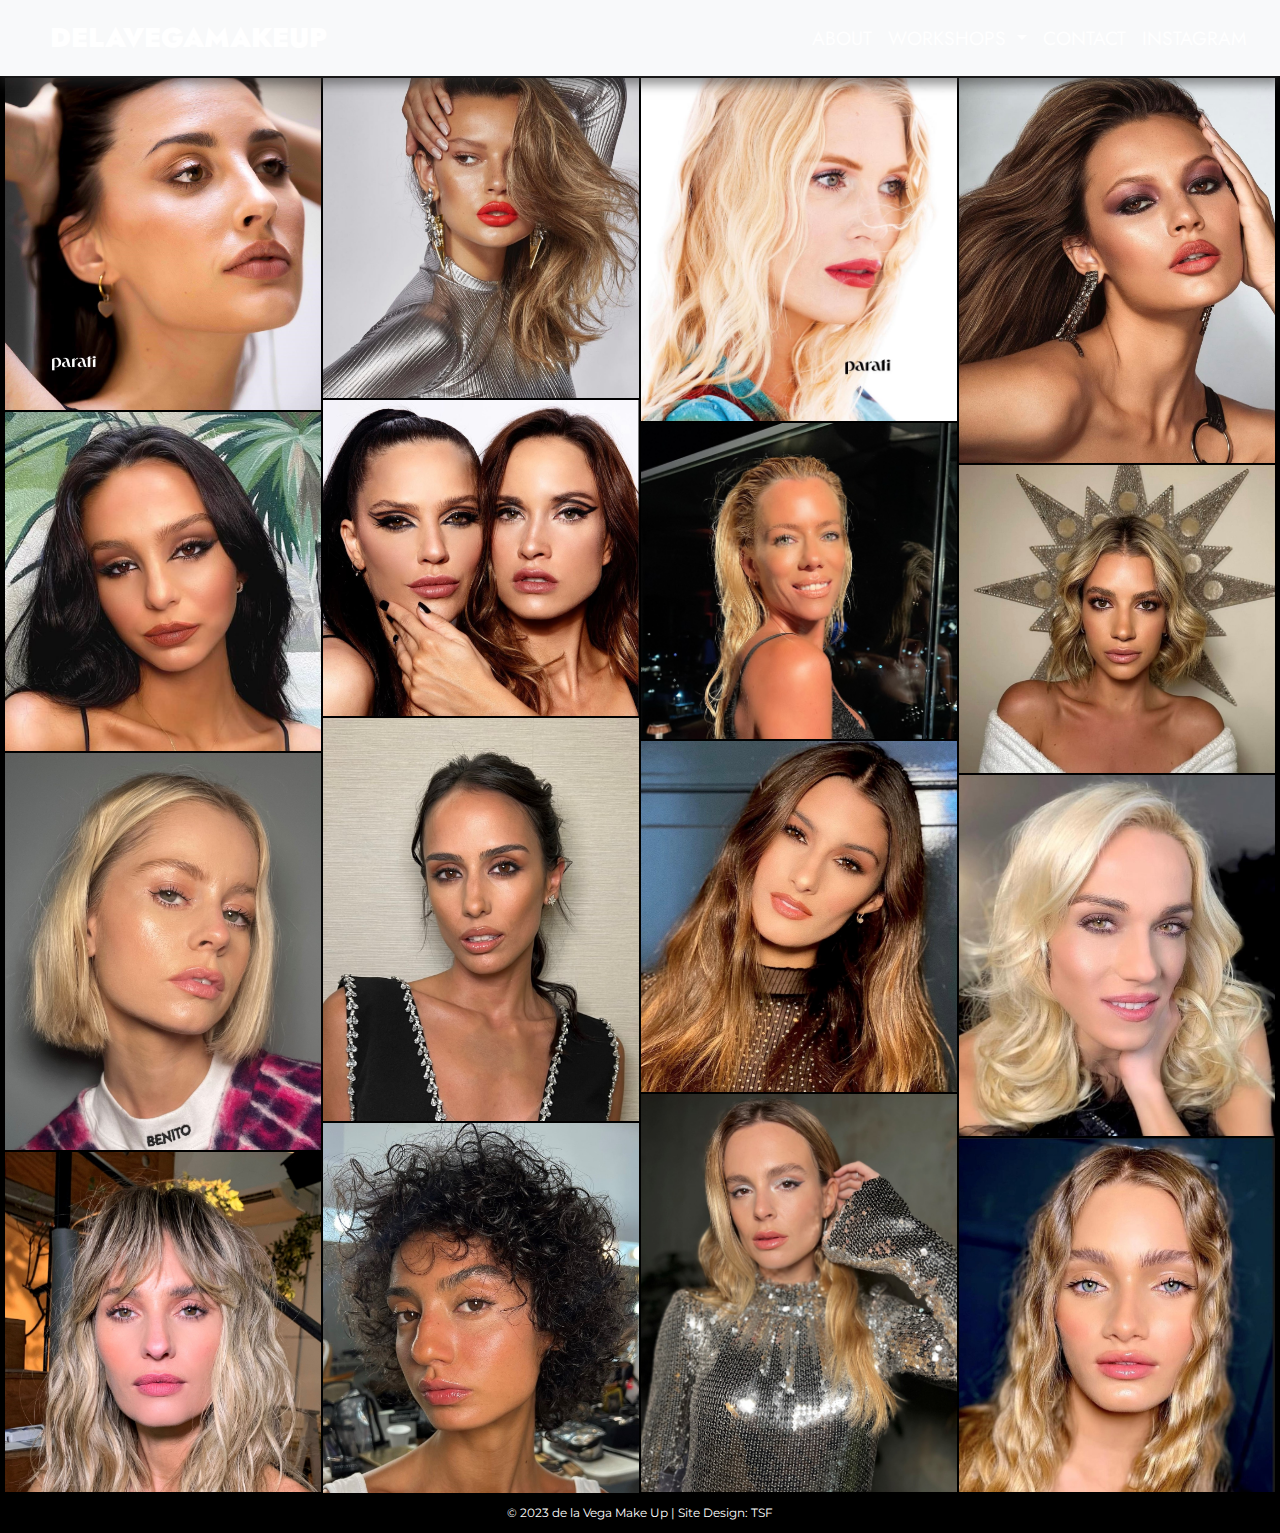
<file: index.html>
<!DOCTYPE html>
<html lang="en">
<head>
    <meta charset="UTF-8">
    <meta http-equiv="X-UA-Compatible" content="IE=edge">
    <meta name="viewport" content="width=device-width, initial-scale=1.0">
    <title> DELAVEGA MAKEUP</title>
    <link rel="stylesheet" href="https://cdn.jsdelivr.net/npm/bootstrap@5.1.3/dist/css/bootstrap.min.css">
    <link rel="stylesheet" href="style.css">
    <link rel="preconnect" href="https://fonts.googleapis.com">
    <link rel="preconnect" href="https://fonts.gstatic.com" crossorigin>
    <link href="https://fonts.googleapis.com/css2?family=Jost:wght@300&family=Mukta&display=swap" rel="stylesheet">
    <link rel="preconnect" href="https://fonts.googleapis.com">
    <link rel="preconnect" href="https://fonts.gstatic.com" crossorigin>
    <link href="https://fonts.googleapis.com/css2?family=Montserrat&display=swap" rel="stylesheet">
</head>
<body>
    <header z index 1>
      <nav class="navbar navbar-expand-lg bg-body-tertiary" id="navegador">
        <div class="container-fluid">
          <a class="navbar-brand" href="./index.html" aria-current="page">DELAVEGAMAKEUP</a>
          <button class="navbar-toggler" type="button" data-bs-toggle="collapse" data-bs-target="#navbarNavDropdown" aria-controls="navbarNavDropdown" aria-expanded="false" aria-label="Toggle navigation">
            <span class="navbar-toggler-icon"> <img src="Fotos Pagina\togglehamb.png" alt="" class="icono"></span>
          </button>
          <div class="collapse navbar-collapse" id="navbarNavDropdown">
            <ul class="navbar-nav" id="lista">
              <li class="nav-item">
                <a class="nav-link" href="./about.html">ABOUT</a>
              </li>
              <li class="nav-item dropdown">
                <a class="nav-link dropdown-toggle" href="#" role="button" data-bs-toggle="dropdown" aria-expanded="false">
                  WORKSHOPS
                </a>
                <ul class="dropdown-menu">
                  <li><a class="dropdown-item" href="./workshops.html">AUTOMAKEUP</a></li>
                  <li><a class="dropdown-item" href="./workshops.html">ONE TO ONE</a></li>
                  <li><a class="dropdown-item" href="./workshops.html">BRIDES</a></li>
                </ul>
              </li>
              <!-- <li class="nav-item dropdown">
                <a class="nav-link dropdown-toggle" href="#" role="button" data-bs-toggle="dropdown" aria-expanded="false">
                  SERVICES
                </a>
                <ul class="dropdown-menu">
                  <li><a class="dropdown-item" href="./services.html#social">SOCIAL</a></li>
                  <li><a class="dropdown-item" href="./services.html#brides">BRIDES</a></li>
                  <li><a class="dropdown-item" href="./services.html#xv">XV</a></li>
                </ul>
              </li> -->
              <li class="nav-item">
                <a class="nav-link" href="./contact.html">CONTACT</a>
              </li>
              <li class="nav-item">
                <a class="nav-link" href="https://www.instagram.com/delavegamakeup/" target="_blank">INSTAGRAM</a>
              </li>
            </ul>
          </div>
        </div>
      </nav>
    </header>

    <main>
        <div class="row">
          <div class="column">
            <img src="Fotos Pagina\IMG_6183.JPG" alt="">
            <img src="Fotos Pagina\Screenshot 2023-05-08 082836.png" alt="">
            <img src="Fotos Pagina\IMG_7069.jpeg" alt="">
            <img src="Fotos Pagina\IMG_0658_Facetune_14-07-2021-14-19-52.jpg" alt="">
          </div>
          <div class="column">
            <img src="Fotos Pagina\IMG-9374.jpg" alt="">
            <img src="Fotos Pagina\IMG-9366.jpg" alt="">
            <img src="Fotos Pagina\IMG_8519.JPEG" alt="">
            <img src="Fotos Pagina\rul.jpeg" alt="">
          </div>
          <div class="column">
            <img src="Fotos Pagina\6931217B-E216-4363-9AA8-34CDEB23A315.jpg" alt="">
            <img src="Fotos Pagina\IMG_9161.jpeg" alt="">
            <img src="Fotos Pagina\IMG-9372.jpg" alt="">    
            <img src="Fotos Pagina\chul(2).jpeg" alt="">  
          </div>
          <div class="column">
            <img src="Fotos Pagina\IMG-9373.jpg" alt="">
            <img src="Fotos Pagina\IMG-9361.jpg" alt="">
            <img src="Fotos Pagina\IMG-9362.jpg" alt="">
            <img src="Fotos Pagina\IMG-9367.jpg" alt="">
          </div>
        </div>
    </main>

    <footer>
      <div class="foot">
          <h6>© 2023 de la Vega Make Up | Site Design: TSF</h6>
      </div>
    </footer>
    
    <script src="https://cdn.jsdelivr.net/npm/bootstrap@5.1.3/dist/js/bootstrap.min.js"></script>

</body>
</html>
</file>
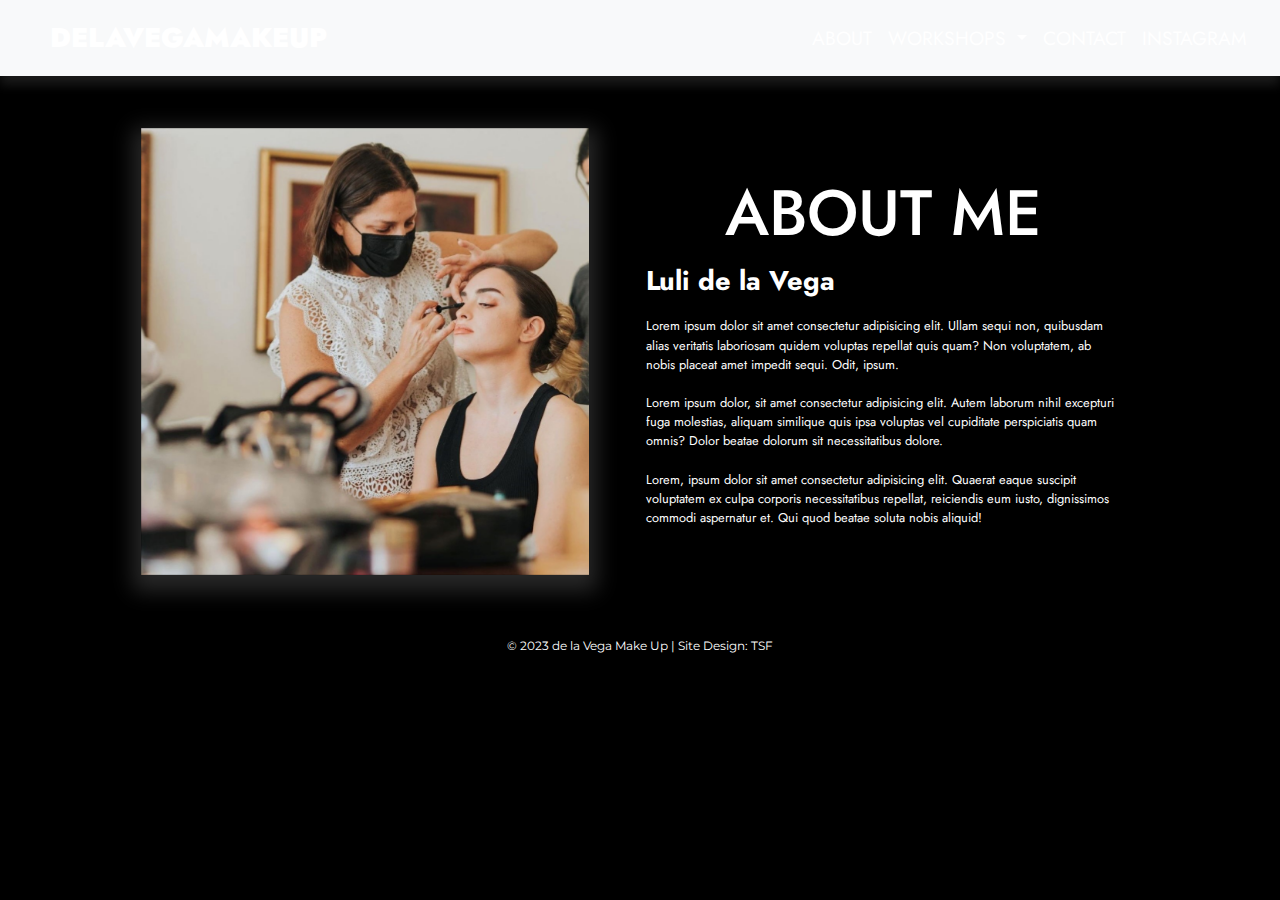
<file: about.html>
<!DOCTYPE html>
<html lang="en">
<head>
    <meta charset="UTF-8">
    <meta http-equiv="X-UA-Compatible" content="IE=edge">
    <meta name="viewport" content="width=device-width, initial-scale=1.0">
    <link rel="stylesheet" href="https://cdn.jsdelivr.net/npm/bootstrap@5.1.3/dist/css/bootstrap.min.css">
    <link rel="stylesheet" href="style.css">
    <title>DELAVEGA MAKEUP - ABOUT</title>
    <link rel="preconnect" href="https://fonts.googleapis.com">
    <link rel="preconnect" href="https://fonts.gstatic.com" crossorigin>
    <link href="https://fonts.googleapis.com/css2?family=Jost:wght@300&family=Mukta&display=swap" rel="stylesheet">
    <link rel="preconnect" href="https://fonts.gstatic.com" crossorigin>
    <link href="https://fonts.googleapis.com/css2?family=Montserrat&display=swap" rel="stylesheet">
</head>

<body>
    <header>
      <nav class="navbar navbar-expand-lg bg-body-tertiary" id="navegador">
        <div class="container-fluid">
          <a class="navbar-brand" href="./index.html">DELAVEGAMAKEUP</a>
          <button class="navbar-toggler" type="button" data-bs-toggle="collapse" data-bs-target="#navbarNavDropdown" aria-controls="navbarNavDropdown" aria-expanded="false" aria-label="Toggle navigation">
            <span class="navbar-toggler-icon"> <img src="Fotos Pagina\togglehamb.png" alt="" class="icono"></span>
          </button>
          <div class="collapse navbar-collapse" id="navbarNavDropdown">
            <ul class="navbar-nav" id="lista">
              <li class="nav-item">
                <a class="nav-link" href="./about.html" aria-current="page">ABOUT</a>
              </li>
              <li class="nav-item dropdown">
                <a class="nav-link dropdown-toggle" href="#" role="button" data-bs-toggle="dropdown" aria-expanded="false">
                  WORKSHOPS
                </a>
                <ul class="dropdown-menu">
                  <li><a class="dropdown-item" href="./workshops.html">AUTOMAKEUP</a></li>
                  <li><a class="dropdown-item" href="./workshops.html">ONE TO ONE</a></li>
                  <li><a class="dropdown-item" href="./workshops.html">BRIDES</a></li>
                </ul>
              </li>
              <!-- <li class="nav-item dropdown">
                <a class="nav-link dropdown-toggle" href="#" role="button" data-bs-toggle="dropdown" aria-expanded="false">
                  SERVICES
                </a>
                <ul class="dropdown-menu">
                  <li><a class="dropdown-item" href="./services.html#social">SOCIAL</a></li>
                  <li><a class="dropdown-item" href="./services.html#brides">BRIDES</a></li>
                  <li><a class="dropdown-item" href="./services.html#xv">XV</a></li>
                </ul>
              </li> -->
              <li class="nav-item">
                <a class="nav-link" href="./contact.html">CONTACT</a>
              </li>
              <li class="nav-item">
                <a class="nav-link" href="https://www.instagram.com/delavegamakeup/" target="_blank">INSTAGRAM</a>
              </li>
            </ul>
          </div>
        </div>
      </nav>
    </header>
    <main>
      <div id="contain">
        <div id="carousel" class="carousel slide" data-bs-ride="carousel">
          <div class="carousel-inner">
            <div class="carousel-item active">
              <img src="Fotos Pagina\IMG_0979.JPEG" class="d-block w-100" alt="">
            </div>
            <div class="carousel-item">
              <img src="Fotos Pagina\IMG_0981.JPEG" class="d-block w-100" alt="">
            </div>
            <div class="carousel-item">
              <img src="Fotos Pagina\IMG_0982.JPEG" class="d-block w-100" alt="">
            </div>
            <div class="carousel-item">
              <img src="Fotos Pagina\IMG_0984.JPEG" class="d-block w-100" alt="">
            </div>
            <div class="carousel-item">
              <img src="Fotos Pagina\IMG_0081.jpeg" class="d-block w-100" alt="">
            </div>
          </div>
          <button class="carousel-control-prev" type="button" data-bs-target="#carouselExampleAutoplaying" data-bs-slide="prev">
            <span class="carousel-control-prev-icon" aria-hidden="true"></span>
            <span class="visually-hidden">Previous</span>
          </button>
          <button class="carousel-control-next" type="button" data-bs-target="#carouselExampleAutoplaying" data-bs-slide="next">
            <span class="carousel-control-next-icon" aria-hidden="true"></span>
            <span class="visually-hidden">Next</span>
          </button>
        </div>

        <div class="cardintro">
          <h2 class="text-center" id="abM">ABOUT ME</h2>
          <div class="card-body" id="abBody">
            <h5 class="titulo">Luli de la Vega</h5>
            <p class="card-text">Lorem ipsum dolor sit amet consectetur adipisicing elit. Ullam sequi non, quibusdam alias veritatis laboriosam quidem voluptas repellat quis quam? Non voluptatem, ab nobis placeat amet impedit sequi. Odit, ipsum.</p>
            <p class="card-text">Lorem ipsum dolor, sit amet consectetur adipisicing elit. Autem laborum nihil excepturi fuga molestias, aliquam similique quis ipsa voluptas vel cupiditate perspiciatis quam omnis? Dolor beatae dolorum sit necessitatibus dolore.</p>
            <p class="card-text" id="p2"> Lorem, ipsum dolor sit amet consectetur adipisicing elit. Quaerat eaque suscipit voluptatem ex culpa corporis necessitatibus repellat, reiciendis eum iusto, dignissimos commodi aspernatur et. Qui quod beatae soluta nobis aliquid!</p>
          </div>
        </div>
      </div>
        
    </main>

    <footer>
      <div class="foot">
          <h6>© 2023 de la Vega Make Up | Site Design: TSF</h6>
      </div>
    </footer>
    <script src="https://cdn.jsdelivr.net/npm/bootstrap@5.1.3/dist/js/bootstrap.min.js"></script>
</body>
</html>
</file>
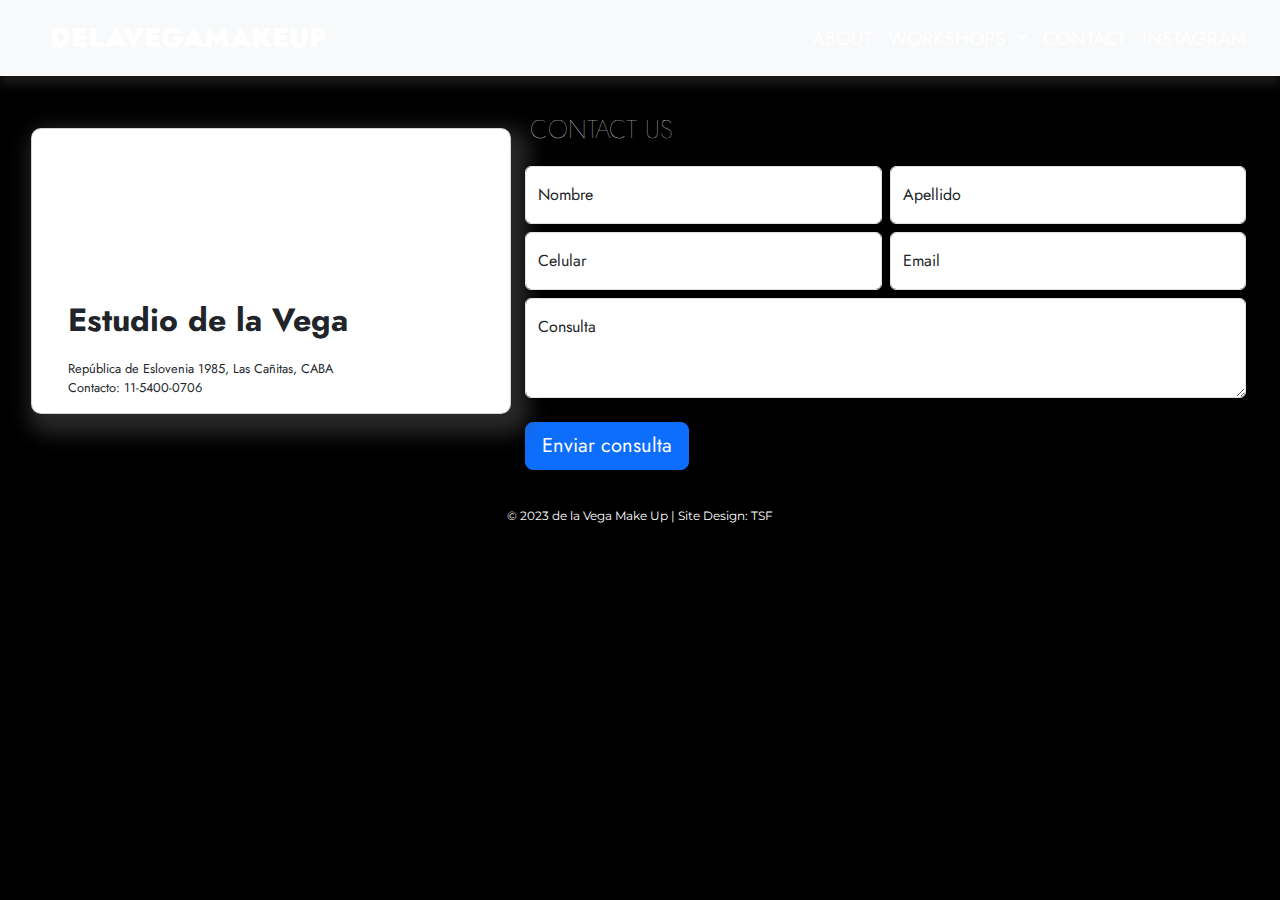
<file: contact.html>
<!DOCTYPE html>
<html lang="en">
<head>
    <meta charset="UTF-8">
    <meta http-equiv="X-UA-Compatible" content="IE=edge">
    <meta name="viewport" content="width=device-width, initial-scale=1.0">
    <link rel="stylesheet" href="https://cdn.jsdelivr.net/npm/bootstrap@5.1.3/dist/css/bootstrap.min.css">
    <link rel="stylesheet" href="style.css">
    <title>DELAVEGA MAKEUP - CONTACT</title>
    <link rel="preconnect" href="https://fonts.googleapis.com">
    <link rel="preconnect" href="https://fonts.gstatic.com" crossorigin>
    <link href="https://fonts.googleapis.com/css2?family=Jost:wght@300&family=Mukta&display=swap" rel="stylesheet">
    <link rel="preconnect" href="https://fonts.gstatic.com" crossorigin>
    <link href="https://fonts.googleapis.com/css2?family=Montserrat&display=swap" rel="stylesheet">
</head>

<body>
  <header>
    <nav class="navbar navbar-expand-lg bg-body-tertiary" id="navegador">
      <div class="container-fluid">
        <a class="navbar-brand" href="./index.html">DELAVEGAMAKEUP</a>
        <button class="navbar-toggler" type="button" data-bs-toggle="collapse" data-bs-target="#navbarNavDropdown" aria-controls="navbarNavDropdown" aria-expanded="false" aria-label="Toggle navigation">
          <span class="navbar-toggler-icon"> <img src="Fotos Pagina\togglehamb.png" alt="" class="icono"></span>
        </button>
        <div class="collapse navbar-collapse" id="navbarNavDropdown">
          <ul class="navbar-nav" id="lista">
            <li class="nav-item">
              <a class="nav-link" href="./about.html">ABOUT</a>
            </li>
            <!-- <li class="nav-item">
              <a class="nav-link" href="#">WORKS</a>
            </li>
            <li class="nav-item">
              <a class="nav-link" href="#">TEAM</a>
            </li> -->
            <li class="nav-item dropdown">
              <a class="nav-link dropdown-toggle" href="#" role="button" data-bs-toggle="dropdown" aria-expanded="false">
                WORKSHOPS
              </a>
              <ul class="dropdown-menu">
                <li><a class="dropdown-item" href="./workshops.html">AUTOMAKEUP</a></li>
                <li><a class="dropdown-item" href="./workshops.html">ONE TO ONE</a></li>
                <li><a class="dropdown-item" href="./workshops.html">BRIDES</a></li>
              </ul>
            </li>
            <!-- <li class="nav-item dropdown">
              <a class="nav-link dropdown-toggle" href="#" role="button" data-bs-toggle="dropdown" aria-expanded="false">
                SERVICES
              </a>
              <ul class="dropdown-menu">
                <li><a class="dropdown-item" href="./services.html#social">SOCIAL</a></li>
                <li><a class="dropdown-item" href="./services.html#brides">BRIDES</a></li>
                <li><a class="dropdown-item" href="./services.html#xv">XV</a></li>
              </ul>
            </li> -->
            <li class="nav-item">
              <a class="nav-link" href="./contact.html" aria-current="page">CONTACT</a>
            </li>
            <li class="nav-item">
              <a class="nav-link" href="https://www.instagram.com/delavegamakeup/" target="_blank">INSTAGRAM</a>
            </li>
          </ul>
        </div>
      </div>
    </nav>
  </header>

  <main>
    <div class="cajaGrande">
      <div class="column1">
        <div class="card" id="cardContact">
          <iframe src="https://www.google.com/maps/embed?pb=!1m18!1m12!1m3!1d3285.317316666086!2d-58.43743712540718!3d-34.570836655760395!2m3!1f0!2f0!3f0!3m2!1i1024!2i768!4f13.1!3m3!1m2!1s0x95bcb5be7bcfef3b%3A0xbabf52bb3871f974!2sRep%C3%BAblica%20de%20Eslovenia%201985%2C%20C1426CZG%20CABA!5e0!3m2!1ses!2sar!4v1685969289503!5m2!1ses!2sar" style="border:0;" allowfullscreen="" loading="lazy" referrerpolicy="no-referrer-when-downgrade"></iframe>
          <div class="card-body" id="cardBodyContact">
            <h5 class="card-title" id="cardTitleContact">Estudio de la Vega</h5>
            <p class="card-text" id="cardTextContact">República de Eslovenia 1985, Las Cañitas, CABA <br> Contacto: 11-5400-0706
            </p>
          </div>
        </div>
      </div>
      <div class="column2">
        <h5 class="contact">CONTACT US</h5>
        <form class="formulario" target="_blank" action="https://formsubmit.co/tsilvafelgueras@itba.edu.ar" method="POST">
          <div class="form-group">
            <div class="row g-2">
              <div class="col-md">
                <div class="form-floating">
                  <input type="text" class="form-control" id="name" placeholder="Nombre" autocomplete="additional-name" required>
                  <label for="name">Nombre</label>
                </div>
              </div>
              <div class="col-md">
                <div class="form-floating">
                  <input type="text" class="form-control" id="lastname" placeholder="Apellido" required>
                  <label for="lastname">Apellido</label>
                </div>
              </div>
            </div>
            <div class="row g-2">
              <div class="col-md">
                <div class="form-floating">
                  <input type="number" class="form-control" id="cellphone" placeholder="Celular" required>
                  <label for="cellphone">Celular</label>
                </div>
              </div>
              <div class="col-md">
                <div class="form-floating">
                  <input type="email" class="form-control" id="mail" placeholder="name@example.com" required>
                  <label for="mail">Email</label>
                </div>
              </div>
            </div>
            <div class="row g-2">
              <div class="col-md">
                <div class="form-floating">
                  <textarea name="message" class="form-control" placeholder="Leave a comment here" id="consultbox" style="height: 100px" required></textarea>
                  <label for="consultbox">Consulta</label>
                </div>
              </div>
            </div>
            <div class="row g-2">
              <div class="col-12">
                <button type="submit" class="btn btn-primary btn-lg" id="enviarDatos">Enviar consulta</button>
              </div>
            </div>
          </div>
        </form>
      </div>
    </div>    
  </main>

    <footer>
        <div class="foot">
            <h6>© 2023 de la Vega Make Up | Site Design: TSF</h6>
        </div>
    </footer>
    <script src="https://cdn.jsdelivr.net/npm/bootstrap@5.1.3/dist/js/bootstrap.min.js"></script>
    <script src="./script.js"></script>
</body>
</html>
</file>
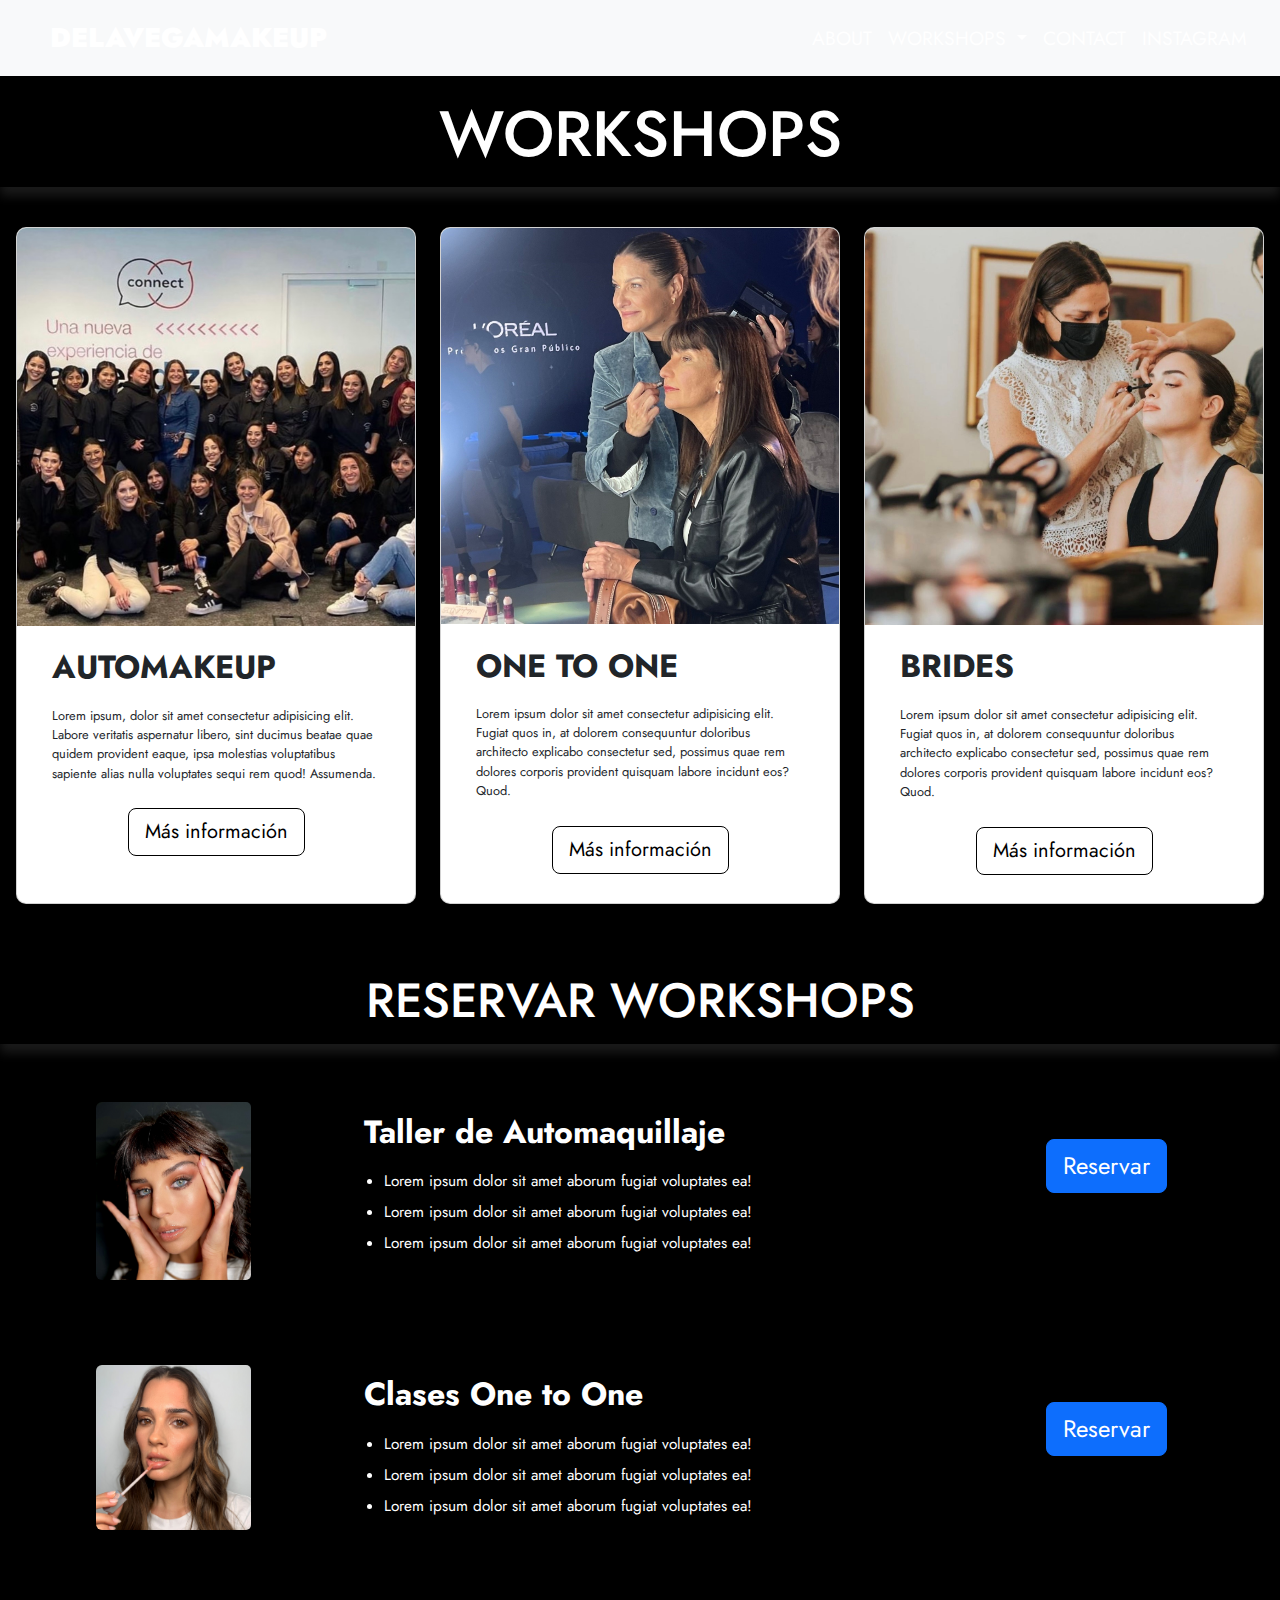
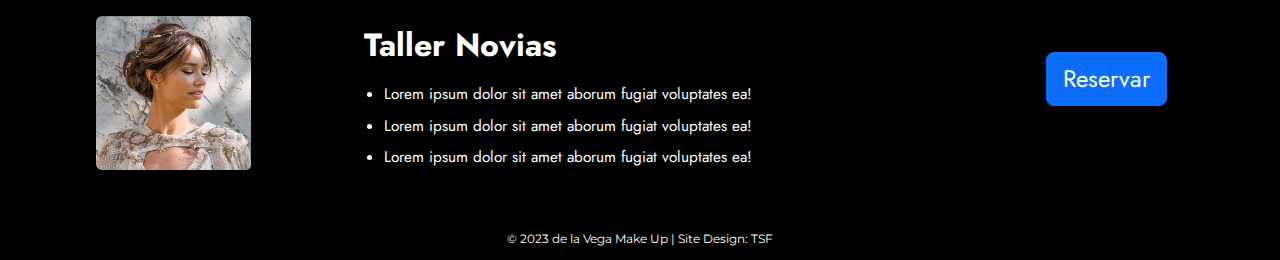
<file: workshops.html>
<!DOCTYPE html>
<html lang="en">
<head>
    <meta charset="UTF-8">
    <meta http-equiv="X-UA-Compatible" content="IE=edge">
    <meta name="viewport" content="width=device-width, initial-scale=1.0">
    <title>DELAVEGA MAKEUP - SERVICES</title>
    <link rel="stylesheet" href="https://cdn.jsdelivr.net/npm/bootstrap@5.1.3/dist/css/bootstrap.min.css">
    <link rel="stylesheet" href="style.css">
    <link rel="preconnect" href="https://fonts.googleapis.com">
    <link rel="preconnect" href="https://fonts.gstatic.com" crossorigin>
    <link href="https://fonts.googleapis.com/css2?family=Jost:wght@300&family=Mukta&display=swap" rel="stylesheet">
    <link rel="preconnect" href="https://fonts.googleapis.com">
    <link rel="preconnect" href="https://fonts.gstatic.com" crossorigin>
    <link href="https://fonts.googleapis.com/css2?family=Montserrat&display=swap" rel="stylesheet">
</head>
<body>
    <header z index 1>
        <nav class="navbar navbar-expand-lg bg-body-tertiary" id="navegador" style="box-shadow: none;">
          <div class="container-fluid">
            <a class="navbar-brand" href="./index.html" aria-current="page">DELAVEGAMAKEUP</a>
            <button class="navbar-toggler" type="button" data-bs-toggle="collapse" data-bs-target="#navbarNavDropdown" aria-controls="navbarNavDropdown" aria-expanded="false" aria-label="Toggle navigation">
              <span class="navbar-toggler-icon"> <img src="Fotos Pagina\togglehamb.png" alt="" class="icono"></span>
            </button>
            <div class="collapse navbar-collapse" id="navbarNavDropdown">
              <ul class="navbar-nav" id="lista">
                <li class="nav-item">
                  <a class="nav-link" href="./about.html">ABOUT</a>
                </li>
                <li class="nav-item dropdown">
                    <a class="nav-link dropdown-toggle" href="#" role="button" data-bs-toggle="dropdown" aria-expanded="false">
                      WORKSHOPS
                    </a>
                    <ul class="dropdown-menu">
                      <li><a class="dropdown-item" href="./workshops.html">AUTOMAKEUP</a></li>
                      <li><a class="dropdown-item" href="./workshops.html">ONE TO ONE</a></li>
                      <li><a class="dropdown-item" href="./workshops.html">BRIDES</a></li>
                    </ul>
                </li>
                <!-- <li class="nav-item dropdown">
                    <a class="nav-link dropdown-toggle" href="#" role="button" data-bs-toggle="dropdown" aria-expanded="false">
                      SERVICES
                    </a>
                    <ul class="dropdown-menu">
                      <li><a class="dropdown-item" href="./services.html#social">SOCIAL</a></li>
                      <li><a class="dropdown-item" href="./services.html#brides">BRIDES</a></li>
                      <li><a class="dropdown-item" href="./services.html#xv">XV</a></li>
                    </ul>
                </li> -->
                <li class="nav-item">
                  <a class="nav-link" href="./contact.html">CONTACT</a>
                </li>
                <li class="nav-item">
                  <a class="nav-link" href="https://www.instagram.com/delavegamakeup/" target="_blank">INSTAGRAM</a>
                </li>
              </ul>
            </div>
          </div>
        </nav>
    </header>
    <main>
      <div class="workshop">
        <h2 class="text-center" id="tallerSecc">WORKSHOPS</h2>
      </div>
      <div class="row row-cols-1 row-cols-md-3 g-4" id="int">
        <div class="col" id="cardAuto">
          <div class="card h-100">
            <img src="Fotos Pagina/IMG_0976.JPEG" class="card-img-top" alt="...">
            <div class="card-body">
              <h5 class="card-title">AUTOMAKEUP</h5>
              <p class="card-text">Lorem ipsum, dolor sit amet consectetur adipisicing elit. Labore veritatis aspernatur libero, sint ducimus beatae quae quidem provident eaque, ipsa molestias voluptatibus sapiente alias nulla voluptates sequi rem quod! Assumenda.</p>
              <div class="text-center"><a href="#deepinfo" class="btn btn-outline-secondary btn-lg" id="botonesWork">Más información</a></div>
            </div>
          </div>
        </div>
        <div class="col" id="cardOne">
          <div class="card h-100">
            <img src="Fotos Pagina/IMG_0040.jpeg" class="card-img-top" alt="...">
            <div class="card-body">
              <h5 class="card-title">ONE TO ONE</h5>
              <p class="card-text">Lorem ipsum dolor sit amet consectetur adipisicing elit. Fugiat quos in, at dolorem consequuntur doloribus architecto explicabo consectetur sed, possimus quae rem dolores corporis provident quisquam labore incidunt eos? Quod.</p>
              <div class="text-center"><a href="#cajitaOne" class="btn btn-outline-secondary btn-lg" id="botonesWork">Más información</a></div>
            </div>
          </div>
        </div>
        <div class="col" id="cardBrides">
          <div class="card h-100">
            <img src="Fotos Pagina\IMG_0979.JPEG" class="card-img-top" alt="...">
            <div class="card-body">
              <h5 class="card-title">BRIDES</h5>
              <p class="card-text">Lorem ipsum dolor sit amet consectetur adipisicing elit. Fugiat quos in, at dolorem consequuntur doloribus architecto explicabo consectetur sed, possimus quae rem dolores corporis provident quisquam labore incidunt eos? Quod.</p>
              <div class="text-center"><a href="#cajitaBrides" class="btn btn-outline-secondary btn-lg" id="botonesWork">Más información</a></div>
            </div>
          </div>
        </div>
      </div>
      <section id="deepinfo">
        <div class="workshop">
          <h3 class="text-center" id="tallerSecc">RESERVAR WORKSHOPS</h3>
        </div>
        <div id="autoclass">
          <div class="card mb-3" id="cardsinfo">
            <div class="row g-0" id="cajitaAuto">
              <div class="col text-center" id="seccFotos">
                <img src="Fotos Pagina\IMG_4282.jpeg" class="img-fluid rounded-start" alt="...">
              </div>
              <div class="col-md-6">
                <div class="card-body">
                  <h5 class="card-title" style="margin-top: 20px;" id="cardTitInfo">Taller de Automaquillaje</h5>
                  <ul class="card-text" id="listita">
                    <li>Lorem ipsum dolor sit amet aborum fugiat voluptates ea!</li>
                    <li>Lorem ipsum dolor sit amet aborum fugiat voluptates ea!</li>
                    <li>Lorem ipsum dolor sit amet aborum fugiat voluptates ea!</li>
                  </ul>
                </div>
              </div>
              <div class="col">
                <div class="text-center"><button type="button" class="btn btn-primary btn-lg" id="reservAutomaq">Reservar</button></div>
              </div>
            </div>
          </div>
        </div>
        <div id="one2one">
          <div class="card mb-3" id="cardsinfo">
            <div class="row g-0" id="cajitaOne">
              <div class="col text-center" id="seccFotos">
                <img src="Fotos Pagina\IMG_3317.jpeg" class="img-fluid rounded-start" alt="...">
              </div>
              <div class="col-md-6" >
                <div class="card-body">
                  <h5 class="card-title" style="margin-top: 20px;" id="cardTitInfo">Clases One to One</h5>
                  <ul class="card-text" id="listita">
                    <li>Lorem ipsum dolor sit amet aborum fugiat voluptates ea!</li>
                    <li>Lorem ipsum dolor sit amet aborum fugiat voluptates ea!</li>
                    <li>Lorem ipsum dolor sit amet aborum fugiat voluptates ea!</li>
                  </ul>
                </div>
              </div>
              <div class="col">
                <div class="text-center">
                  <button type="button" class="btn btn-primary btn-lg" id="reservOne2one">Reservar</button>
                </div>
              </div>
            </div>
          </div>
        </div>
        <div id="brideswork">
          <div class="card mb-3" id="cardsinfo">
            <div class="row g-0" id="cajitaBrides">
              <div class="col text-center" id="seccFotos">
                <img src="Fotos Pagina\IMG_0986.JPEG" class="img-fluid rounded-start" alt="...">
              </div>
              <div class="col-md-6">
                <div class="card-body">
                  <h5 class="card-title" style="margin-top: 20px;" id="cardTitInfo">Taller Novias</h5>
                  <ul class="card-text" id="listita">
                    <li>Lorem ipsum dolor sit amet aborum fugiat voluptates ea!</li>
                    <li>Lorem ipsum dolor sit amet aborum fugiat voluptates ea!</li>
                    <li>Lorem ipsum dolor sit amet aborum fugiat voluptates ea!</li>
                  </ul>
                </div>
              </div>
              <div class="col">
                <div class="text-center">
                  <button type="button" class="btn btn-primary btn-lg" id="reservBrides">Reservar</button>
              </div>
            </div>
          </div>
        </div>
      </section>
    </main>
    <footer>
        <div class="foot">
            <h6>© 2023 de la Vega Make Up | Site Design: TSF</h6>
        </div>
    </footer>
  
    <script src="https://cdn.jsdelivr.net/npm/bootstrap@5.1.3/dist/js/bootstrap.min.js"></script>
    <script src="./reserv.js"></script>
</body>
</html>
</file>
<file: style.css>
*{
    font-family: 'Jost', sans-serif;
}

header{
    background-color: #000;
    width: 100%;
    margin:0;
    position: sticky;
    top:0;
    z-index: 1;
}

body{
    margin:0;
    background-color: #000;
}

a{
    text-decoration: none;
    color: inherit;
}
#navegador{
    padding: 1vw;
    box-shadow: 0px 9px 10px 0 rgba(52, 51, 51, 0.5);
}
.navbar-brand{
    padding-left: 2vw;
    color: #fff;
    text-decoration: none;
    font-weight: 1000;
    font-size: 1.7rem;
}
#navbarNavDropdown{
    justify-content: flex-end;
    font-size: 1.3rem;
}

.navbar-nav{
    list-style-type: none;
    
}
.navbar-nav li a{
    color: #fff; 
    text-decoration: none;
    text-align: center;
    font-size: 1.2rem;
}

.dropdown-menu{
    background-color: #000;
}

.dropdown-item {
    color: #fff;
  }

.nav-link{
    color: white!important;
}
a{
    color: white;
}
.nav-link:hover{
    color: white;
}
a:hover{
    color: white;
}

.icono{
    height: 4vw;
}

/*a partir de aca va el main*/

h2{
    color: #fff;
    font-size: 4rem;
    margin-top: 1vw;
}
h3{
    color: #fff;
    font-size: 3rem;
    margin-top: 1vw;
}
.cajados{
    margin-top: 40px;
}


footer{
    background-color: #000;
    text-align: center;
    padding: 0.02rem;
}

.foot{
    height: 40px;
    display: table-cell;
    vertical-align: middle;
    width: 1%;
    position: relative;
}

h6{
    color: #fff;
    font-size: 12px;
    margin: 0;
    font-family:'Montserrat',sans-serif;
    font-weight: 400;
}

.dropdown-item{
    color: black;
}

.row {
    display: flex;
    flex-wrap: wrap;
    padding: 0 4px;
    margin: 0;    
  }

.column {
    flex: 25%;
    max-width: 25%;
    padding: 0 1px;
}
  
.column img {
    margin-top: 2px;
    vertical-align: middle;
    width: 100%;
}

.cajaGrande{
    display: flex;
    padding: 2vw;
}
.column1{
    width: 40%;
}
.column2{
    width: 60%;
}

#contain{
    display: flex;
    align-items: center;
    align-content: center;
    justify-content: center;
    margin: 2vw;
}
#carousel{
    width: 35vw;
    margin: 2vw 0vw 2vw 0vw;
    box-shadow: 0px 8px 20px 8px rgba(79, 79, 79, 0.5)
}

.cardintro{
    width: 40vw;
    margin-left: 3vw;
    align-items: center;
}
.card-text{
    padding: 1.5vw;
    padding-bottom: 0;
    font-size: 1vw;
}

.card-title{
    margin-left: 1.5vw;
    margin-top: 0.5vw;
    font-weight: bold;
    font-size: 2rem;
    margin-bottom: 0;
}
.titulo{
    color: #fff;
    margin-left: 1.5vw;
    margin-top: 1vw;
    font-weight: bold;
    font-size: 1.7rem;
    margin-bottom: 0;
}
#abm{
    font-weight: bold;
    margin-top: 0;
}
#abBody{
    color: #fff;
}
.card-header{
    font-size: 1.5vw;
    padding-left: 1vw;
}
.card-text{
    margin-bottom: 0;
}
.btn-primary {
    margin-top: 1rem;
}
.btn-outline-secondary {
    color: #000;
    border-color: #000;
    transition: color .15s ease-in-out,background-color .15s ease-in-out,border-color .15s ease-in-out,box-shadow .15s ease-in-out;
}
#botonesWork{
    margin: 2vw 0vw 1vw 0vw;
} 
.btn-outline-secondary:hover,
.btn-outline-secondary:active {
    background-color: #000;
    color: #fff;
}
.workshop {
    text-align: center;
    color: #fff;
    margin-bottom: 1rem;
    padding: 0.5vw;
    background-color: #000;
    box-shadow: 0 9px 10px 0 rgba(52, 51, 51, 0.5);
}

#autoclass{
    margin: 1vw;
}
#one2one{
    margin: 1vw;
}
#brideswork{
    margin: 1vw;
}
#reservAutomaq{
    margin: 20%;
    font-size: 1.5rem; /* Ajusta el tamaño de fuente según tus preferencias */
}
#reservAutomaq:hover {
transform: scale(1.05); /* Agrega un efecto de escala al pasar el cursor sobre el botón */
}
 
#reservOne2one{
    margin: 20%;
    font-size: 1.5rem; /* Ajusta el tamaño de fuente según tus preferencias */
}
#reservOne2one:hover {
transform: scale(1.05); /* Agrega un efecto de escala al pasar el cursor sobre el botón */
}

#reservBrides{
    margin: 20%;
    font-size: 1.5rem; /* Ajusta el tamaño de fuente según tus preferencias */
}
#reservBrides:hover {
transform: scale(1.05); /* Agrega un efecto de escala al pasar el cursor sobre el botón */
}

#cardContact{
    width: 30rem;
    margin: auto;
    margin-top: 2vw;
    box-shadow: 8px 10px 20px 10px rgba(79, 79, 79, 0.5)
}

.subRes{
    margin: auto;
    padding: 1vw;
    font-size: auto;
}
#cardTitInfo{
    font-size: 2.5vw;
}

#listita li{
    margin-bottom: 0.5rem;
    font-size: 1.2vw;
}
.img-fluid {
    width: 50%;
    border-radius: 5px;
    margin: 2vw;
}

@media screen and (max-width: 800px) {
    .column {
        flex: 50%;
        max-width: 50%;
        }
    .cajaGrande{
        flex-wrap: wrap;
    }
    #contain{
        flex-wrap: wrap;
        margin-left: 0%;
        justify-content: center;
    }
    #carousel{
        margin-left: 0%;
        width: 100%;
        margin-top: 0;
    }
    .cardintro{
        width: 100%;
        margin-left: 0;
        margin: 2vw;
        margin-top: 3vw;
    }
    .card-text{
        font-size: 3.5vw ;
    }
    .card-title{
        font-size: 5vw;
    }
    .card-header{
        font-size: 6vw;
        padding-left: 5vw;
    }
    #autoclass{
        margin: 4vw;
    }
    #one2one{
        margin: 4vw;
    }
    #brideswork{
        margin: 4vw;
    }
    #reservAutomaq{
        margin:0 20% 5% 20%;
    }
    #reservOne2one{
        margin:0 20% 5% 20%;
    }
    #reservBrides{
        margin:0 20% 5% 20%;
    }

    #cardContact{
        margin: auto;
        width: 21rem;
    }

    .subRes{
        padding: 4vw;
        font-size: 1.2rem;
    }
    #cardTitInfo{
        font-size: 8vw;
        margin-top: 10px!important;    
    }
    
    #listita li{
        margin-bottom: 0.5rem;
        font-size: 4vw;
    }
    .img-fluid{
        margin-top: 20px;
        width: 70%;
    }
}
@media screen and (max-width: 600px) {
    .column {
        flex: 100%;
        max-width: 100%;
    }
    .column1{
        width: 100%;
        
    }
    .column2{
        width: 100%;
        flex: 100%;
        max-width: 100%;
        margin: 2vw;
    }
    .cardintro{
        width: 100%;
    }
}


/* CONTACTO HTML */

input{
    margin: 0;
}

.contact{
    color: white;
    margin: 1vw;
    font-weight: lighter;
    font-size: 2vw;
}

.card {
    background-color: #fff;
    border-radius: 10px;
    overflow: hidden;
    transition: transform 0.3s ease;
}
.card:hover {
    transform: scale(1.002);
    box-shadow: 0px 10px 20px 10px rgba(52, 51, 51, 0.5)
}
  
.carousel-control-next-icon, .carousel-control-prev-icon{
    display: none;
}

.carousel-item{
    transition: transform .7s ease-in-out;
}

#p2{
    padding-bottom: 1vw;
}

/* .row-cols-1{
    flex: 0 0 auto;
    width: 33.3%;
} */

/* @media (min-width: 768px){
    .row-cols-md-2{
        flex: 0 0 auto;
        width: 33.3%;
    }
}    */

#consistof{
    color: black;
}

#listita{
    margin-left: 20px;
}

#deepinfo{
    background-color: #000;
    padding: 0.01vw 0 0.5vw 0;
    margin-top: 3rem;
}

#cardsinfo{
    background-color: black;
    color: white;
    margin-top: 2rem;
}

#int{
    margin-bottom: 3vw;
}

#cajitaAuto{
    box-shadow: 0 0 20px 0 black;
}

#cajitaOne{
    box-shadow: 0 0 20px 0 black;
}

#cajitaBrides{
    box-shadow: 0 0 20px 0 black;
}

#cont{
    background-color: white;
    padding: 1vw 1vw 1vw 1vw;
    margin: 1vw;
    border-radius: 20px;
}

.form-floating{
    box-shadow: 0 0 10px 0 rgba(0, 0, 0, 0.2);
}

.form-select{
    box-shadow: 0 0 10px 0 rgba(0, 0, 0, 0.2);
}

#envRes{
    margin: 1rem;
    margin-left: 1rem;
}
</file>
